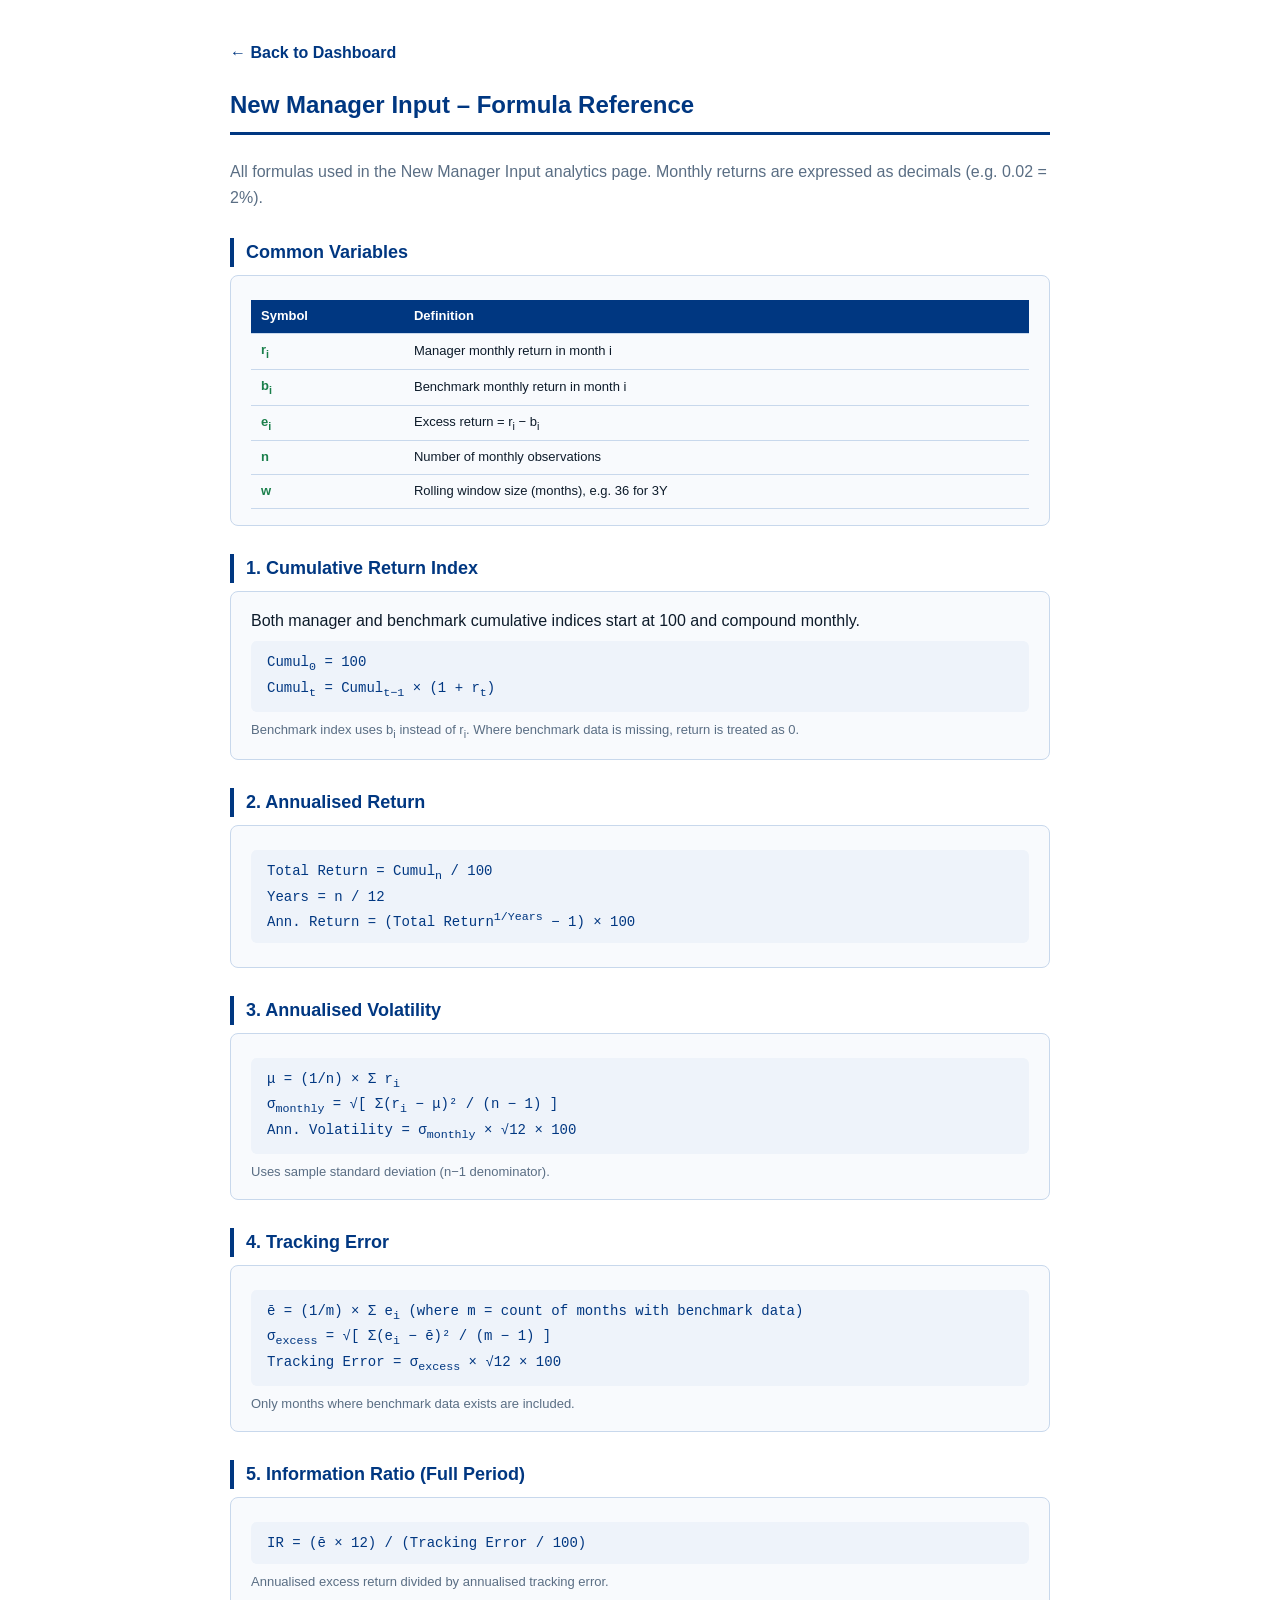
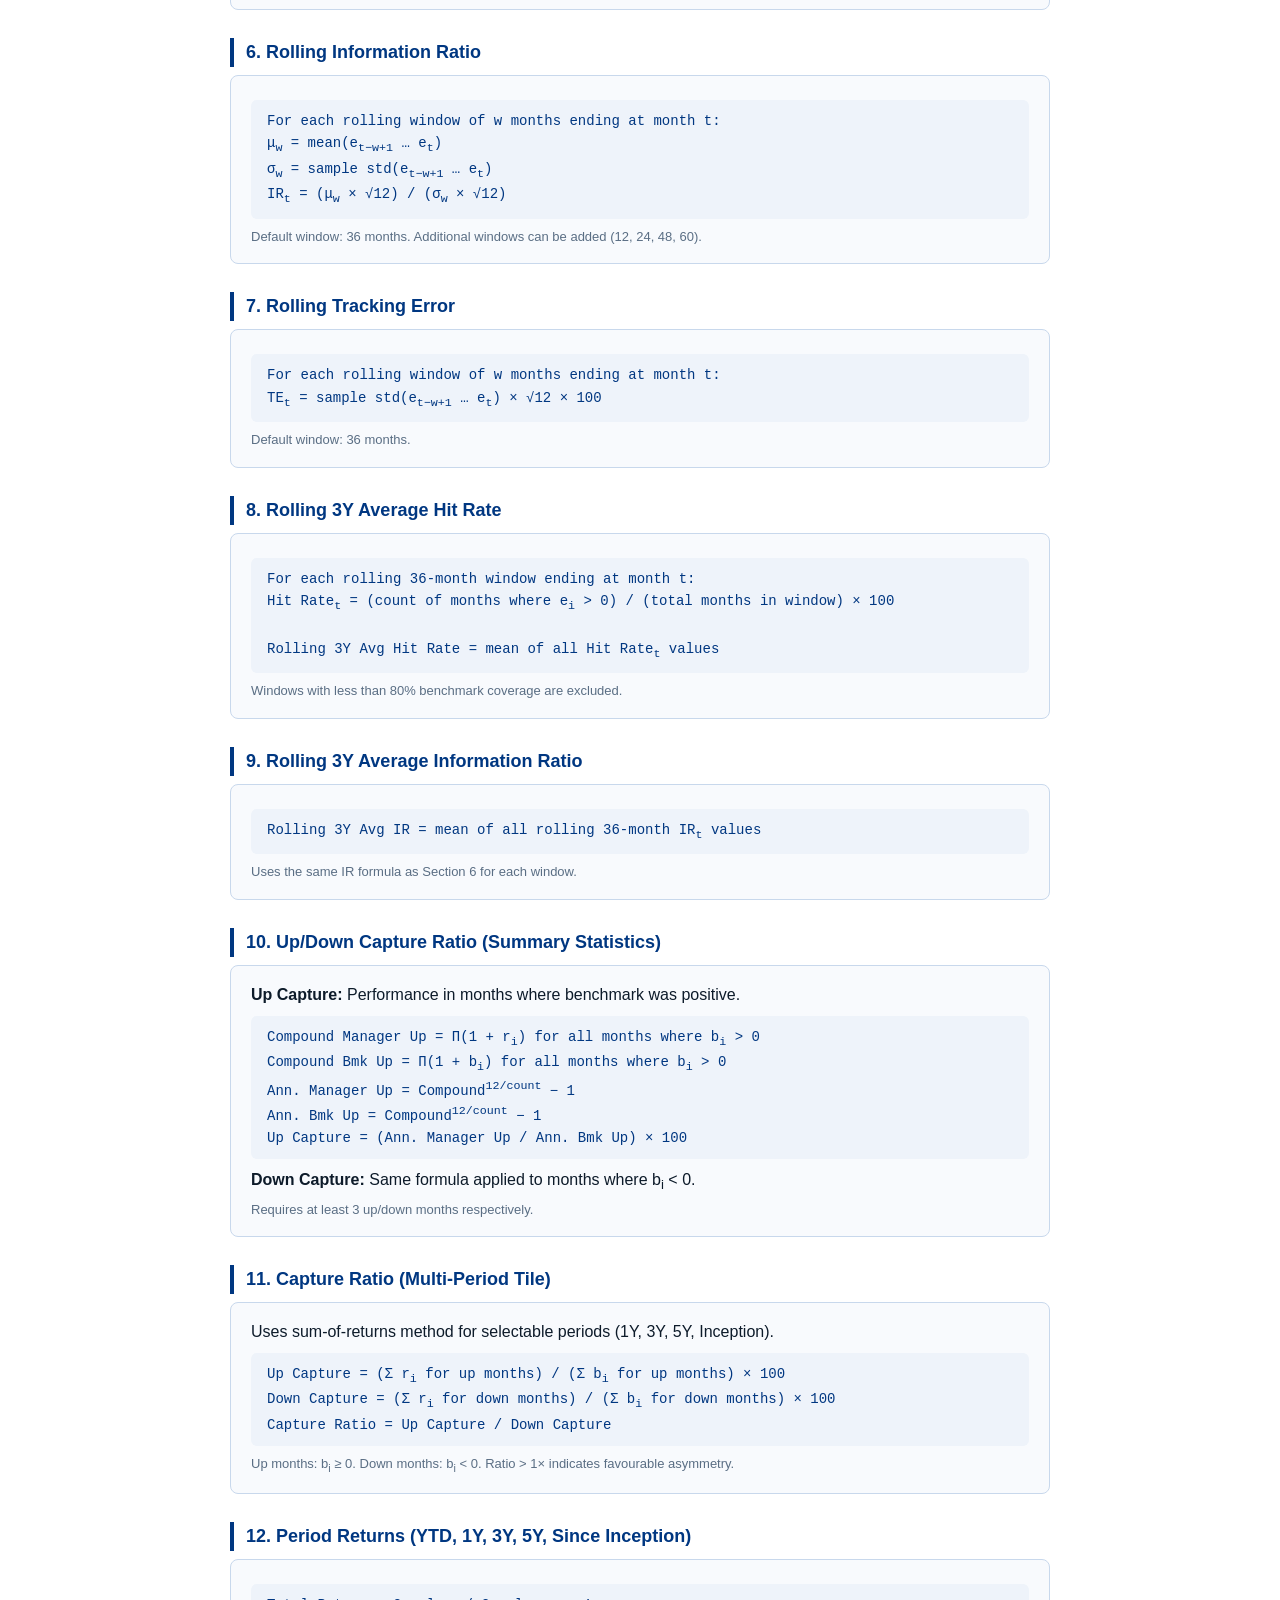
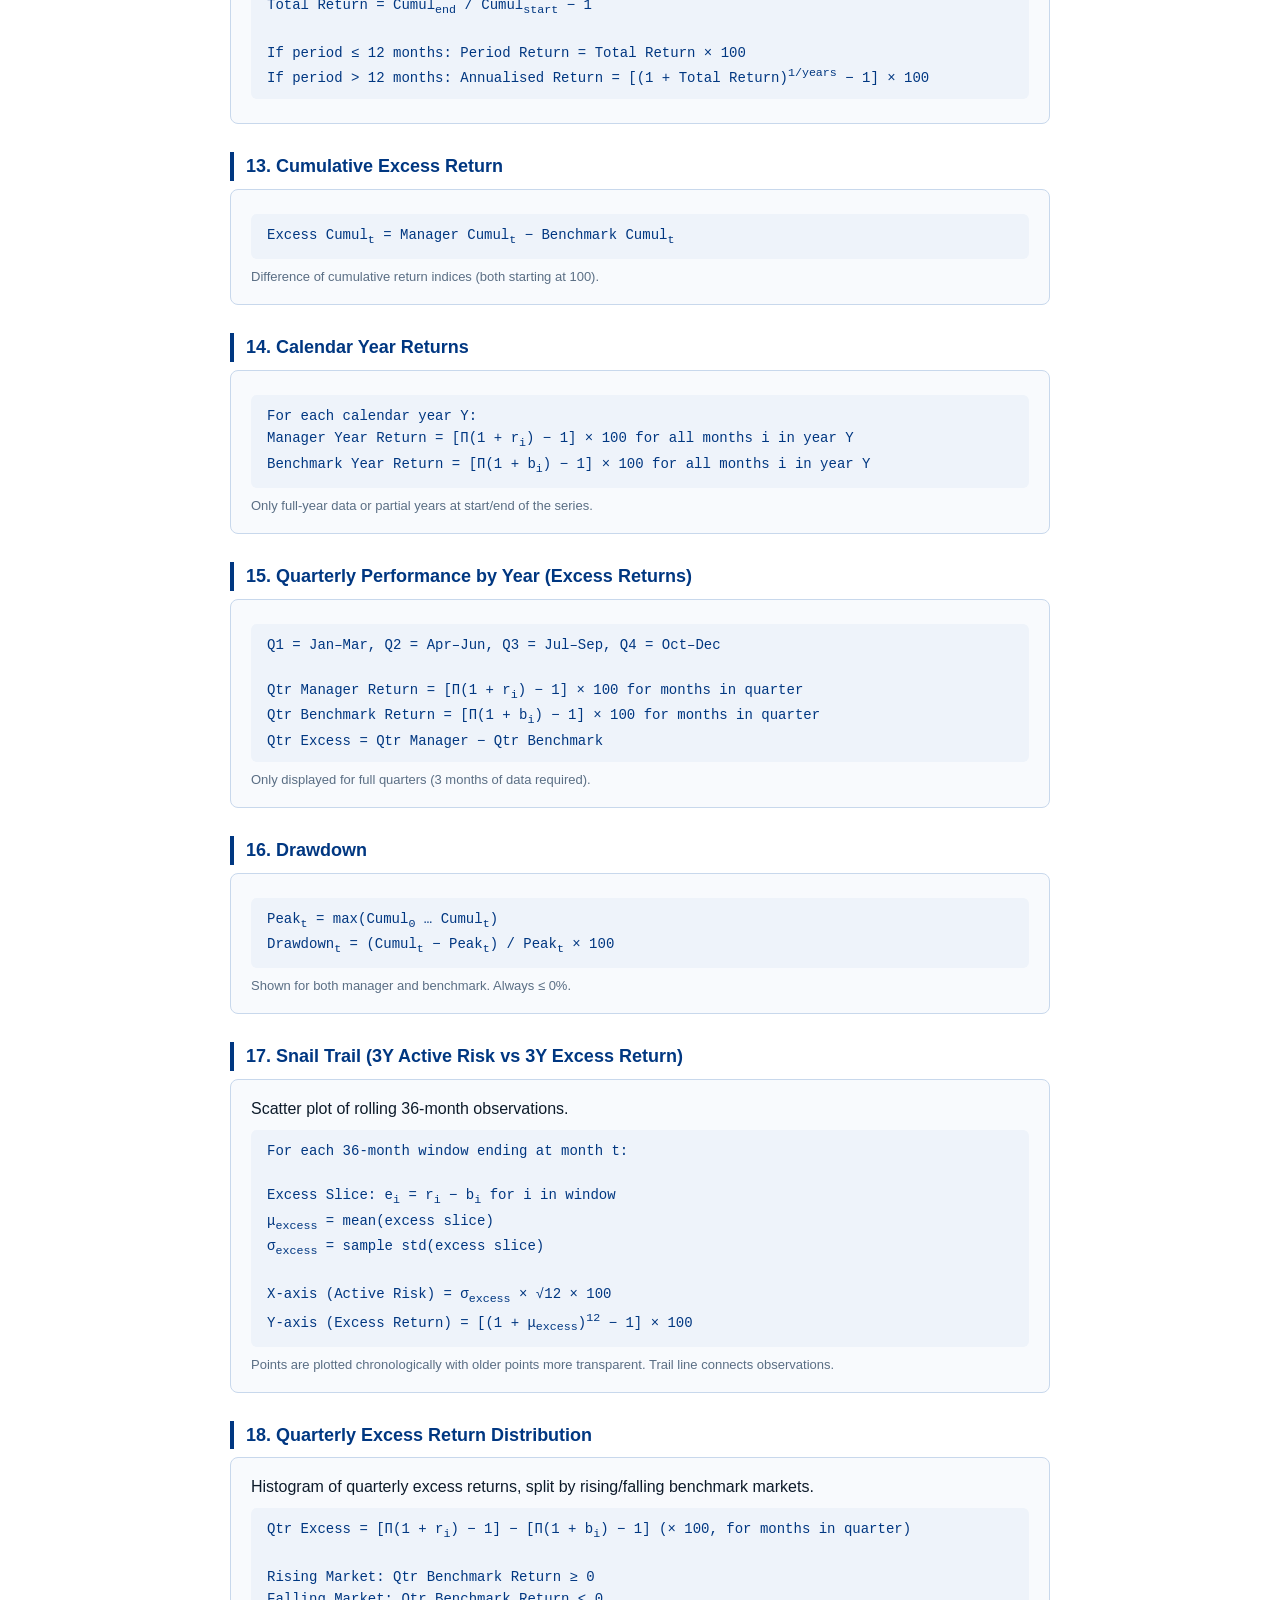
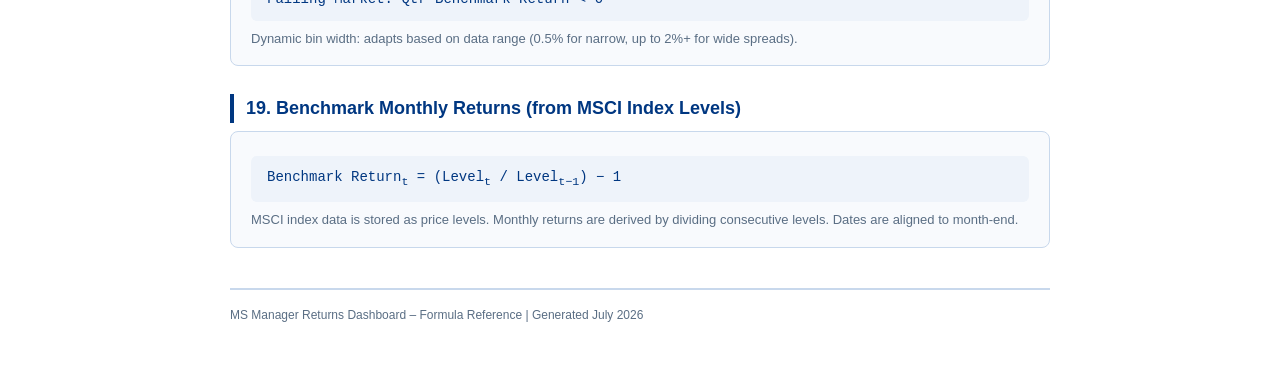
<file: repos/NMI_Formula_Reference.html>
<!DOCTYPE html>
<html lang="en">
<head>
    <meta charset="UTF-8">
    <title>New Manager Input – Formula Reference</title>
    <style>
        @media print { body { margin: 0.5in; } }
        * { box-sizing: border-box; margin: 0; padding: 0; }
        body { font-family: 'Segoe UI', Tahoma, Geneva, Verdana, sans-serif; color: #0d1b2a; line-height: 1.6; padding: 40px; max-width: 900px; margin: 0 auto; }
        h1 { color: #003781; font-size: 24px; border-bottom: 3px solid #003781; padding-bottom: 8px; margin-bottom: 24px; }
        h2 { color: #003781; font-size: 18px; margin-top: 28px; margin-bottom: 8px; border-left: 4px solid #003781; padding-left: 12px; }
        .section { background: #f8fafd; border: 1px solid #c8d8ec; border-radius: 8px; padding: 16px 20px; margin-bottom: 16px; }
        .formula { background: #eef3fa; border-radius: 6px; padding: 10px 16px; margin: 8px 0; font-family: 'Consolas', 'Courier New', monospace; font-size: 14px; color: #003781; }
        .note { font-size: 13px; color: #5a6e84; margin-top: 4px; }
        .var { color: #1a7f4b; font-weight: 600; }
        table { width: 100%; border-collapse: collapse; margin-top: 8px; }
        th, td { padding: 6px 10px; text-align: left; border-bottom: 1px solid #c8d8ec; font-size: 13px; }
        th { background: #003781; color: #fff; }
        .back-link { display: inline-block; margin-bottom: 20px; color: #003781; text-decoration: none; font-weight: 600; }
        .back-link:hover { text-decoration: underline; }
    </style>
</head>
<body>
    <a class="back-link" href="MS_Manager_Returns_Dashboard.html">← Back to Dashboard</a>
    <h1>New Manager Input – Formula Reference</h1>
    <p style="margin-bottom:24px; color:#5a6e84;">All formulas used in the New Manager Input analytics page. Monthly returns are expressed as decimals (e.g. 0.02 = 2%).</p>

    <!-- Variable definitions -->
    <h2>Common Variables</h2>
    <div class="section">
        <table>
            <tr><th>Symbol</th><th>Definition</th></tr>
            <tr><td><span class="var">r<sub>i</sub></span></td><td>Manager monthly return in month i</td></tr>
            <tr><td><span class="var">b<sub>i</sub></span></td><td>Benchmark monthly return in month i</td></tr>
            <tr><td><span class="var">e<sub>i</sub></span></td><td>Excess return = r<sub>i</sub> − b<sub>i</sub></td></tr>
            <tr><td><span class="var">n</span></td><td>Number of monthly observations</td></tr>
            <tr><td><span class="var">w</span></td><td>Rolling window size (months), e.g. 36 for 3Y</td></tr>
        </table>
    </div>

    <!-- 1. Cumulative Return Index -->
    <h2>1. Cumulative Return Index</h2>
    <div class="section">
        <p>Both manager and benchmark cumulative indices start at 100 and compound monthly.</p>
        <div class="formula">Cumul<sub>0</sub> = 100<br>Cumul<sub>t</sub> = Cumul<sub>t−1</sub> × (1 + r<sub>t</sub>)</div>
        <p class="note">Benchmark index uses b<sub>i</sub> instead of r<sub>i</sub>. Where benchmark data is missing, return is treated as 0.</p>
    </div>

    <!-- 2. Annualised Return -->
    <h2>2. Annualised Return</h2>
    <div class="section">
        <div class="formula">Total Return = Cumul<sub>n</sub> / 100<br>Years = n / 12<br>Ann. Return = (Total Return<sup>1/Years</sup> − 1) × 100</div>
    </div>

    <!-- 3. Annualised Volatility -->
    <h2>3. Annualised Volatility</h2>
    <div class="section">
        <div class="formula">μ = (1/n) × Σ r<sub>i</sub><br>σ<sub>monthly</sub> = √[ Σ(r<sub>i</sub> − μ)² / (n − 1) ]<br>Ann. Volatility = σ<sub>monthly</sub> × √12 × 100</div>
        <p class="note">Uses sample standard deviation (n−1 denominator).</p>
    </div>

    <!-- 4. Tracking Error -->
    <h2>4. Tracking Error</h2>
    <div class="section">
        <div class="formula">ē = (1/m) × Σ e<sub>i</sub>  (where m = count of months with benchmark data)<br>σ<sub>excess</sub> = √[ Σ(e<sub>i</sub> − ē)² / (m − 1) ]<br>Tracking Error = σ<sub>excess</sub> × √12 × 100</div>
        <p class="note">Only months where benchmark data exists are included.</p>
    </div>

    <!-- 5. Information Ratio (Full Period) -->
    <h2>5. Information Ratio (Full Period)</h2>
    <div class="section">
        <div class="formula">IR = (ē × 12) / (Tracking Error / 100)</div>
        <p class="note">Annualised excess return divided by annualised tracking error.</p>
    </div>

    <!-- 6. Rolling Information Ratio -->
    <h2>6. Rolling Information Ratio</h2>
    <div class="section">
        <div class="formula">For each rolling window of w months ending at month t:<br>μ<sub>w</sub> = mean(e<sub>t−w+1</sub> … e<sub>t</sub>)<br>σ<sub>w</sub> = sample std(e<sub>t−w+1</sub> … e<sub>t</sub>)<br>IR<sub>t</sub> = (μ<sub>w</sub> × √12) / (σ<sub>w</sub> × √12)</div>
        <p class="note">Default window: 36 months. Additional windows can be added (12, 24, 48, 60).</p>
    </div>

    <!-- 7. Rolling Tracking Error -->
    <h2>7. Rolling Tracking Error</h2>
    <div class="section">
        <div class="formula">For each rolling window of w months ending at month t:<br>TE<sub>t</sub> = sample std(e<sub>t−w+1</sub> … e<sub>t</sub>) × √12 × 100</div>
        <p class="note">Default window: 36 months.</p>
    </div>

    <!-- 8. Rolling 3Y Average Hit Rate -->
    <h2>8. Rolling 3Y Average Hit Rate</h2>
    <div class="section">
        <div class="formula">For each rolling 36-month window ending at month t:<br>Hit Rate<sub>t</sub> = (count of months where e<sub>i</sub> > 0) / (total months in window) × 100<br><br>Rolling 3Y Avg Hit Rate = mean of all Hit Rate<sub>t</sub> values</div>
        <p class="note">Windows with less than 80% benchmark coverage are excluded.</p>
    </div>

    <!-- 9. Rolling 3Y Average Information Ratio -->
    <h2>9. Rolling 3Y Average Information Ratio</h2>
    <div class="section">
        <div class="formula">Rolling 3Y Avg IR = mean of all rolling 36-month IR<sub>t</sub> values</div>
        <p class="note">Uses the same IR formula as Section 6 for each window.</p>
    </div>

    <!-- 10. Up/Down Capture Ratio (Summary Stats) -->
    <h2>10. Up/Down Capture Ratio (Summary Statistics)</h2>
    <div class="section">
        <p><strong>Up Capture:</strong> Performance in months where benchmark was positive.</p>
        <div class="formula">Compound Manager Up = Π(1 + r<sub>i</sub>) for all months where b<sub>i</sub> > 0<br>Compound Bmk Up = Π(1 + b<sub>i</sub>) for all months where b<sub>i</sub> > 0<br>Ann. Manager Up = Compound<sup>12/count</sup> − 1<br>Ann. Bmk Up = Compound<sup>12/count</sup> − 1<br>Up Capture = (Ann. Manager Up / Ann. Bmk Up) × 100</div>
        <p><strong>Down Capture:</strong> Same formula applied to months where b<sub>i</sub> < 0.</p>
        <p class="note">Requires at least 3 up/down months respectively.</p>
    </div>

    <!-- 11. Capture Ratio (Multi-Period Chart) -->
    <h2>11. Capture Ratio (Multi-Period Tile)</h2>
    <div class="section">
        <p>Uses sum-of-returns method for selectable periods (1Y, 3Y, 5Y, Inception).</p>
        <div class="formula">Up Capture = (Σ r<sub>i</sub> for up months) / (Σ b<sub>i</sub> for up months) × 100<br>Down Capture = (Σ r<sub>i</sub> for down months) / (Σ b<sub>i</sub> for down months) × 100<br>Capture Ratio = Up Capture / Down Capture</div>
        <p class="note">Up months: b<sub>i</sub> ≥ 0. Down months: b<sub>i</sub> < 0. Ratio > 1× indicates favourable asymmetry.</p>
    </div>

    <!-- 12. Period Returns -->
    <h2>12. Period Returns (YTD, 1Y, 3Y, 5Y, Since Inception)</h2>
    <div class="section">
        <div class="formula">Total Return = Cumul<sub>end</sub> / Cumul<sub>start</sub> − 1<br><br>If period ≤ 12 months: Period Return = Total Return × 100<br>If period > 12 months: Annualised Return = [(1 + Total Return)<sup>1/years</sup> − 1] × 100</div>
    </div>

    <!-- 13. Cumulative Excess Return -->
    <h2>13. Cumulative Excess Return</h2>
    <div class="section">
        <div class="formula">Excess Cumul<sub>t</sub> = Manager Cumul<sub>t</sub> − Benchmark Cumul<sub>t</sub></div>
        <p class="note">Difference of cumulative return indices (both starting at 100).</p>
    </div>

    <!-- 14. Calendar Year Returns -->
    <h2>14. Calendar Year Returns</h2>
    <div class="section">
        <div class="formula">For each calendar year Y:<br>Manager Year Return = [Π(1 + r<sub>i</sub>) − 1] × 100  for all months i in year Y<br>Benchmark Year Return = [Π(1 + b<sub>i</sub>) − 1] × 100  for all months i in year Y</div>
        <p class="note">Only full-year data or partial years at start/end of the series.</p>
    </div>

    <!-- 15. Quarterly Performance (Excess) -->
    <h2>15. Quarterly Performance by Year (Excess Returns)</h2>
    <div class="section">
        <div class="formula">Q1 = Jan–Mar, Q2 = Apr–Jun, Q3 = Jul–Sep, Q4 = Oct–Dec<br><br>Qtr Manager Return = [Π(1 + r<sub>i</sub>) − 1] × 100  for months in quarter<br>Qtr Benchmark Return = [Π(1 + b<sub>i</sub>) − 1] × 100  for months in quarter<br>Qtr Excess = Qtr Manager − Qtr Benchmark</div>
        <p class="note">Only displayed for full quarters (3 months of data required).</p>
    </div>

    <!-- 16. Drawdown -->
    <h2>16. Drawdown</h2>
    <div class="section">
        <div class="formula">Peak<sub>t</sub> = max(Cumul<sub>0</sub> … Cumul<sub>t</sub>)<br>Drawdown<sub>t</sub> = (Cumul<sub>t</sub> − Peak<sub>t</sub>) / Peak<sub>t</sub> × 100</div>
        <p class="note">Shown for both manager and benchmark. Always ≤ 0%.</p>
    </div>

    <!-- 17. Snail Trail -->
    <h2>17. Snail Trail (3Y Active Risk vs 3Y Excess Return)</h2>
    <div class="section">
        <p>Scatter plot of rolling 36-month observations.</p>
        <div class="formula">For each 36-month window ending at month t:<br><br>Excess Slice: e<sub>i</sub> = r<sub>i</sub> − b<sub>i</sub>  for i in window<br>μ<sub>excess</sub> = mean(excess slice)<br>σ<sub>excess</sub> = sample std(excess slice)<br><br>X-axis (Active Risk) = σ<sub>excess</sub> × √12 × 100<br>Y-axis (Excess Return) = [(1 + μ<sub>excess</sub>)<sup>12</sup> − 1] × 100</div>
        <p class="note">Points are plotted chronologically with older points more transparent. Trail line connects observations.</p>
    </div>

    <!-- 18. Quarterly Excess Return Distribution -->
    <h2>18. Quarterly Excess Return Distribution</h2>
    <div class="section">
        <p>Histogram of quarterly excess returns, split by rising/falling benchmark markets.</p>
        <div class="formula">Qtr Excess = [Π(1 + r<sub>i</sub>) − 1] − [Π(1 + b<sub>i</sub>) − 1]  (× 100, for months in quarter)<br><br>Rising Market: Qtr Benchmark Return ≥ 0<br>Falling Market: Qtr Benchmark Return < 0</div>
        <p class="note">Dynamic bin width: adapts based on data range (0.5% for narrow, up to 2%+ for wide spreads).</p>
    </div>

    <!-- 19. Benchmark Returns -->
    <h2>19. Benchmark Monthly Returns (from MSCI Index Levels)</h2>
    <div class="section">
        <div class="formula">Benchmark Return<sub>t</sub> = (Level<sub>t</sub> / Level<sub>t−1</sub>) − 1</div>
        <p class="note">MSCI index data is stored as price levels. Monthly returns are derived by dividing consecutive levels. Dates are aligned to month-end.</p>
    </div>

    <div style="margin-top:40px; padding-top:16px; border-top:2px solid #c8d8ec; color:#5a6e84; font-size:12px;">
        <p>MS Manager Returns Dashboard – Formula Reference | Generated July 2026</p>
    </div>
</body>
</html>
</file>
